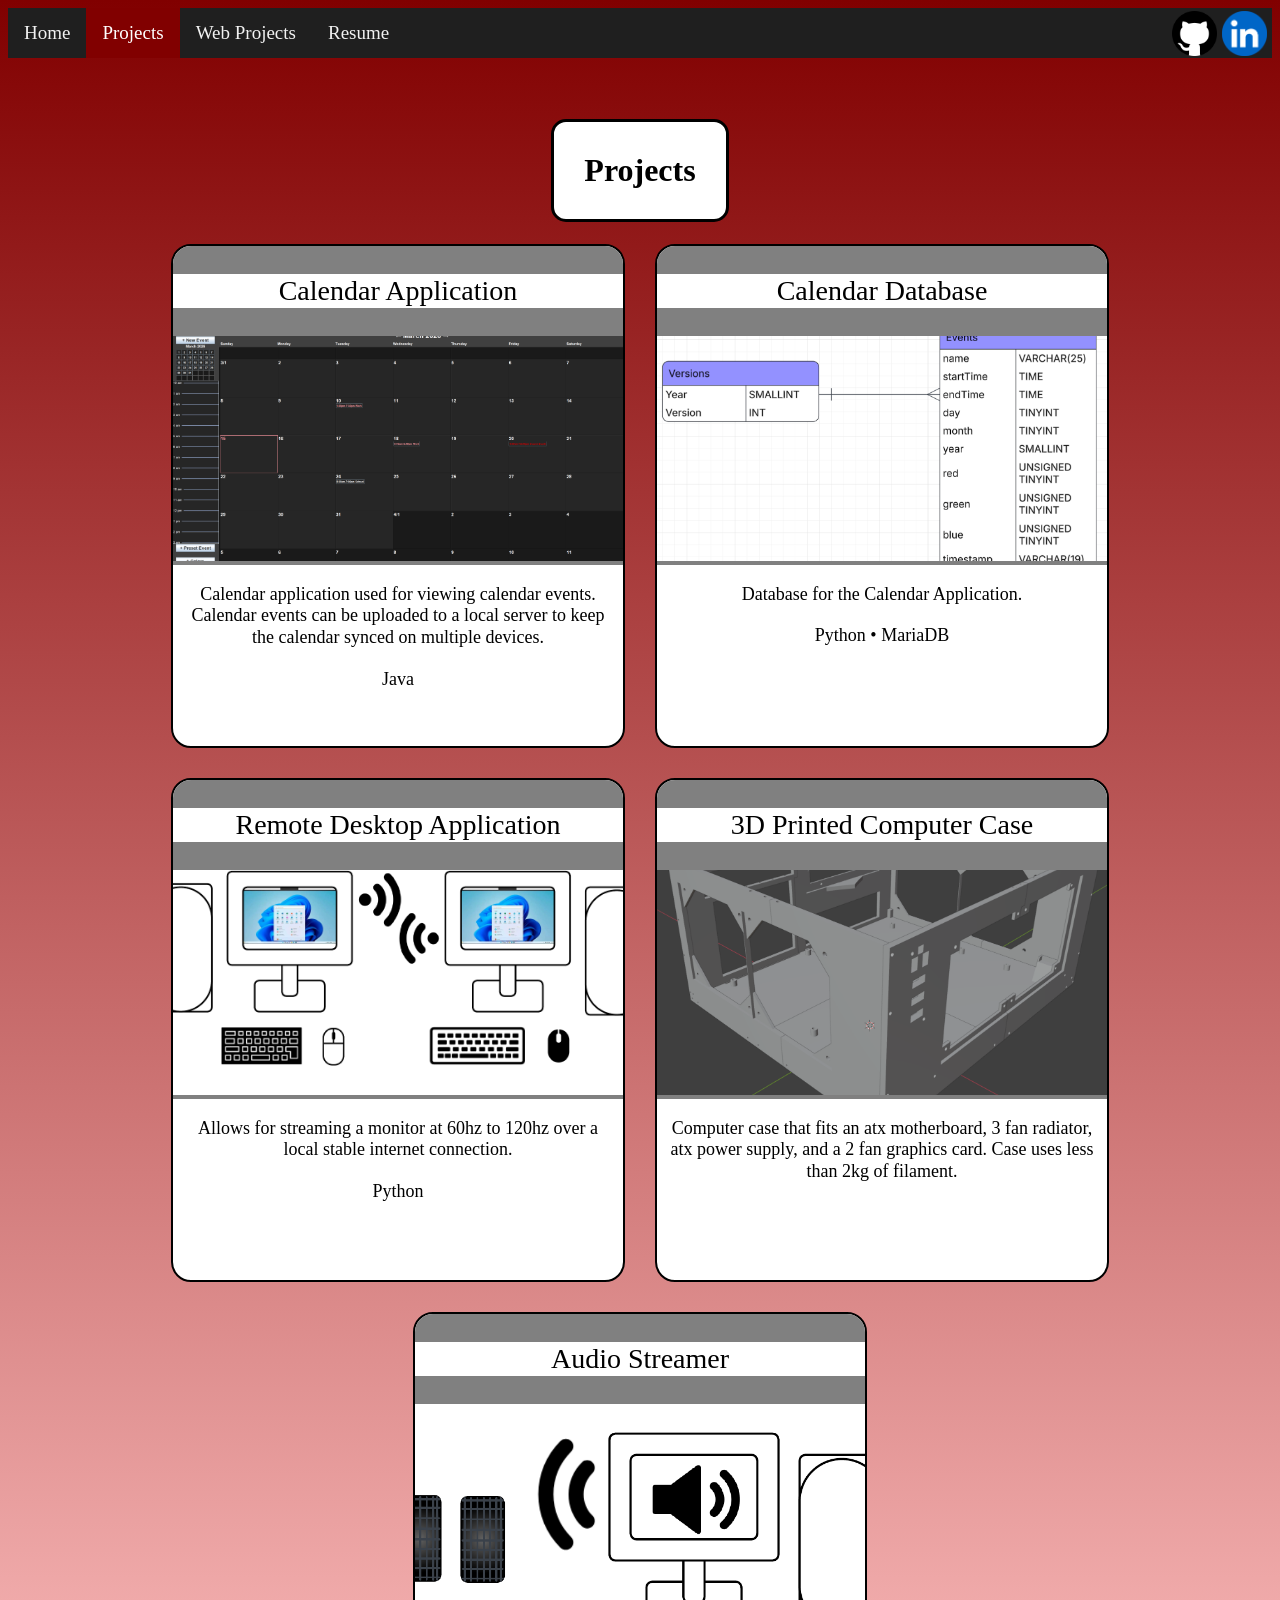
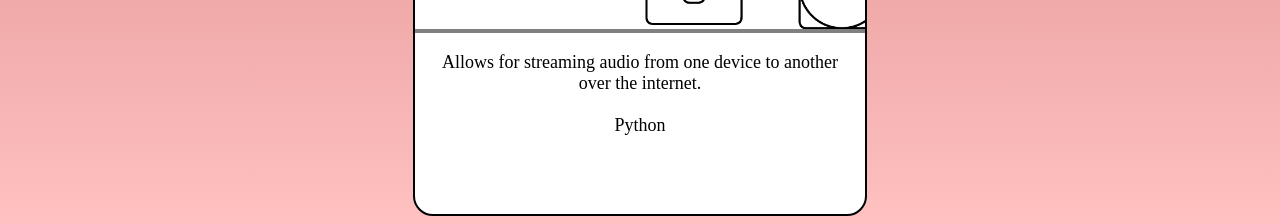
<file: Projects/index.html>
<!DOCTYPE html>
<html lang="en">
<head>
  <meta charset="UTF-8">
  <meta name="viewport" content="width=device-width, initial-scale=1.0">
  <link rel="stylesheet" href="../style.css">
  <link rel="stylesheet" href="projects.css">
  <title>Caleb Kolb: Portfolio</title>
  <script async src='https://www.googletagmanager.com/gtag/js?id=G-Y9J9RT3K18'></script>
  <script>
    window.dataLayer = window.dataLayer || [];
    function gtag(){dataLayer.push(arguments);}
    gtag('js', new Date());

    gtag('config', 'G-Y9J9RT3K18', {page_path: window.location.pathname,});
  </script>
  <script type="module" src="projects.js" defer></script>
  <link rel="icon" type="image/png" href="/favicon.png">
</head>
<body>
  <div class="topnav">
    <a href="/" id="links">Home</a>
    <a class="active" href="/Projects" id="links">Projects</a>
    <a href="/Webprojects" id="links">Web Projects</a>
    <a href="/Resume" id="links">Resume</a>
    <div id="space"></div>
    <a href="https://github.com/cjkolb27" target="_blank" class="icon-link"><img src="../github_logo.png" class="link-logo"></a>
    <a href="https://www.linkedin.com/in/caleb-kolb-953107326/" target="_blank" class="icon-link"><img src="../linkedin-logo.png" class="link-logo"></a>
  </div>
  <h1 id="name">Projects</h1>
  <div class="all-projects">
  </div>
</body>
</html>
</file>
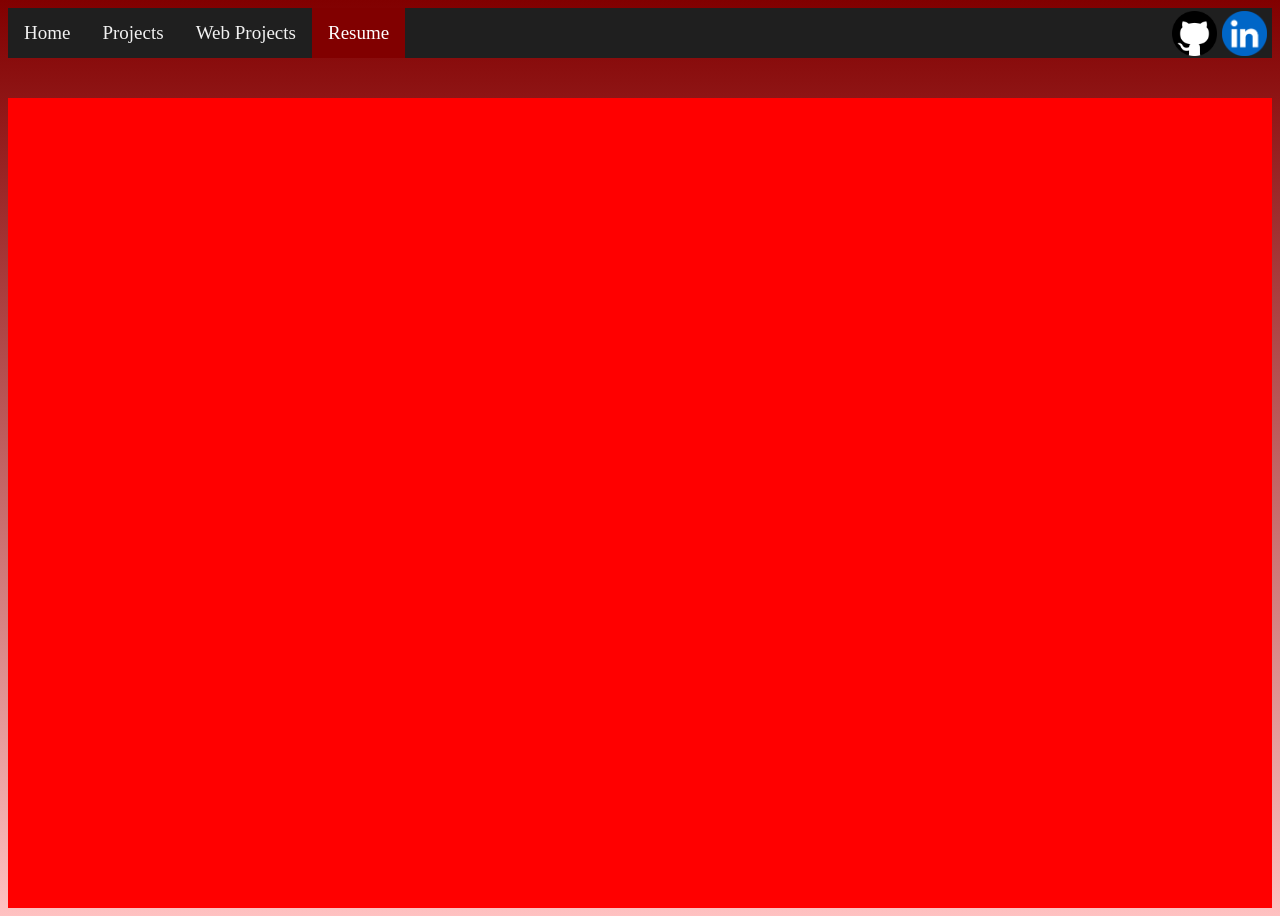
<file: Resume/index.html>
<!DOCTYPE html>
<html lang="en">
<head>
  <meta charset="UTF-8">
  <meta name="viewport" content="width=device-width, initial-scale=1.0">
  <link rel="stylesheet" href="../style.css">
  <link rel="stylesheet" href="resume.css">
  <title>Caleb Kolb: Portfolio</title>
  <script async src='https://www.googletagmanager.com/gtag/js?id=G-Y9J9RT3K18'></script>
  <script>
    window.dataLayer = window.dataLayer || [];
    function gtag(){dataLayer.push(arguments);}
    gtag('js', new Date());

    gtag('config', 'G-Y9J9RT3K18', {page_path: window.location.pathname,});
  </script>
  <link rel="icon" type="image/png" href="/favicon.png">
</head>
<body>
  <div class="topnav">
    <a href="/" id="links">Home</a>
    <a href="/Projects" id="links">Projects</a>
    <a href="/Webprojects" id="links">Web Projects</a>
    <a class="active" href="/Resume" id="links">Resume</a>
    <div id="space"></div>
    <a href="https://github.com/cjkolb27" target="_blank" class="icon-link"><img src="../github_logo.png" class="link-logo"></a>
    <a href="https://www.linkedin.com/in/caleb-kolb-953107326/" target="_blank" class="icon-link"><img src="../linkedin-logo.png" class="link-logo"></a>
  </div>
  <div class="resume">
    <iframe src="Caleb_Kolb_Resume.pdf" ></iframe>
  </div>
</body>
</html>
</file>
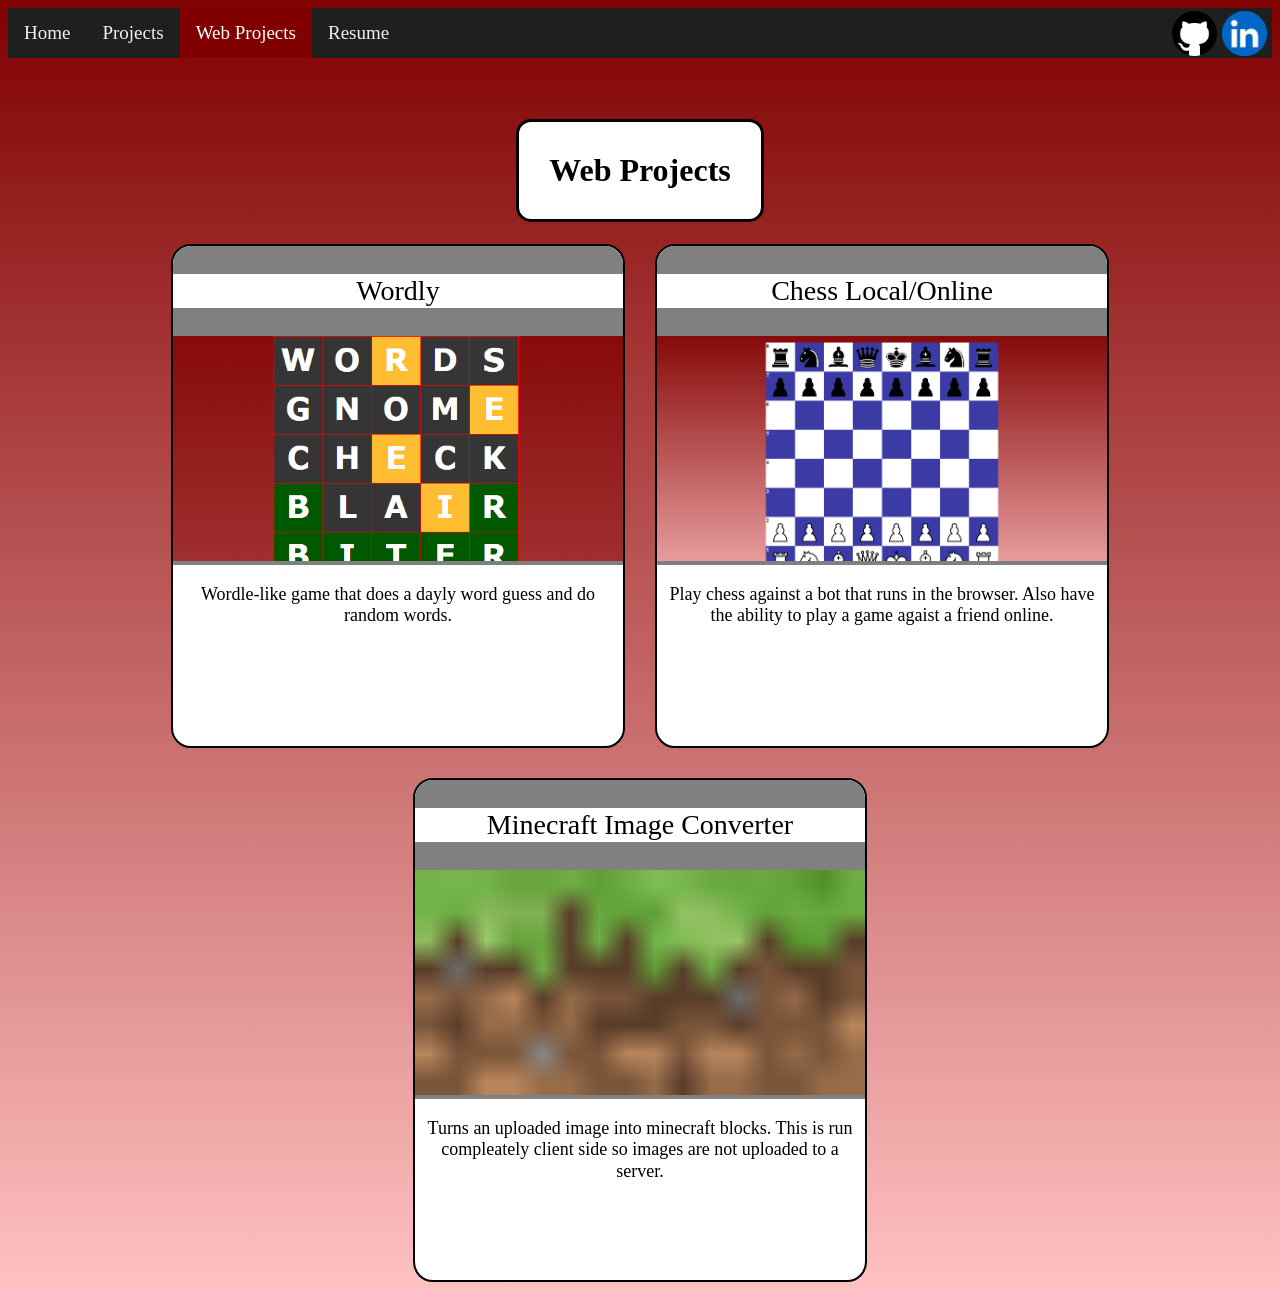
<file: Webprojects/index.html>
<!DOCTYPE html>
<html lang="en">
<head>
  <meta charset="UTF-8">
  <meta name="viewport" content="width=device-width, initial-scale=1.0">
  <link rel="stylesheet" href="../style.css">
  <link rel="stylesheet" href="webprojects.css">
  <title>Caleb Kolb: Portfolio</title>
  <script async src='https://www.googletagmanager.com/gtag/js?id=G-Y9J9RT3K18'></script>
  <script>
    window.dataLayer = window.dataLayer || [];
    function gtag(){dataLayer.push(arguments);}
    gtag('js', new Date());

    gtag('config', 'G-Y9J9RT3K18', {page_path: window.location.pathname,});
  </script>
  <script type="module" src="webprojects.js" defer></script>
  <link rel="icon" type="image/png" href="/favicon.png">
</head>
<body>
  <div class="topnav">
    <a href="/" id="links">Home</a>
    <a href="/Projects" id="links">Projects</a>
    <a class="active" href="/Webprojects" id="links">Web Projects</a>
    <a href="/Resume" id="links">Resume</a>
    <div id="space"></div>
    <a href="https://github.com/cjkolb27" target="_blank" class="icon-link"><img src="../github_logo.png" class="link-logo"></a>
    <a href="https://www.linkedin.com/in/caleb-kolb-953107326/" target="_blank" class="icon-link"><img src="../linkedin-logo.png" class="link-logo"></a>
  </div>
  <h1 id="name">Web Projects</h1>
  <div class="all-projects">
  </div>
</body>
</html>
</file>
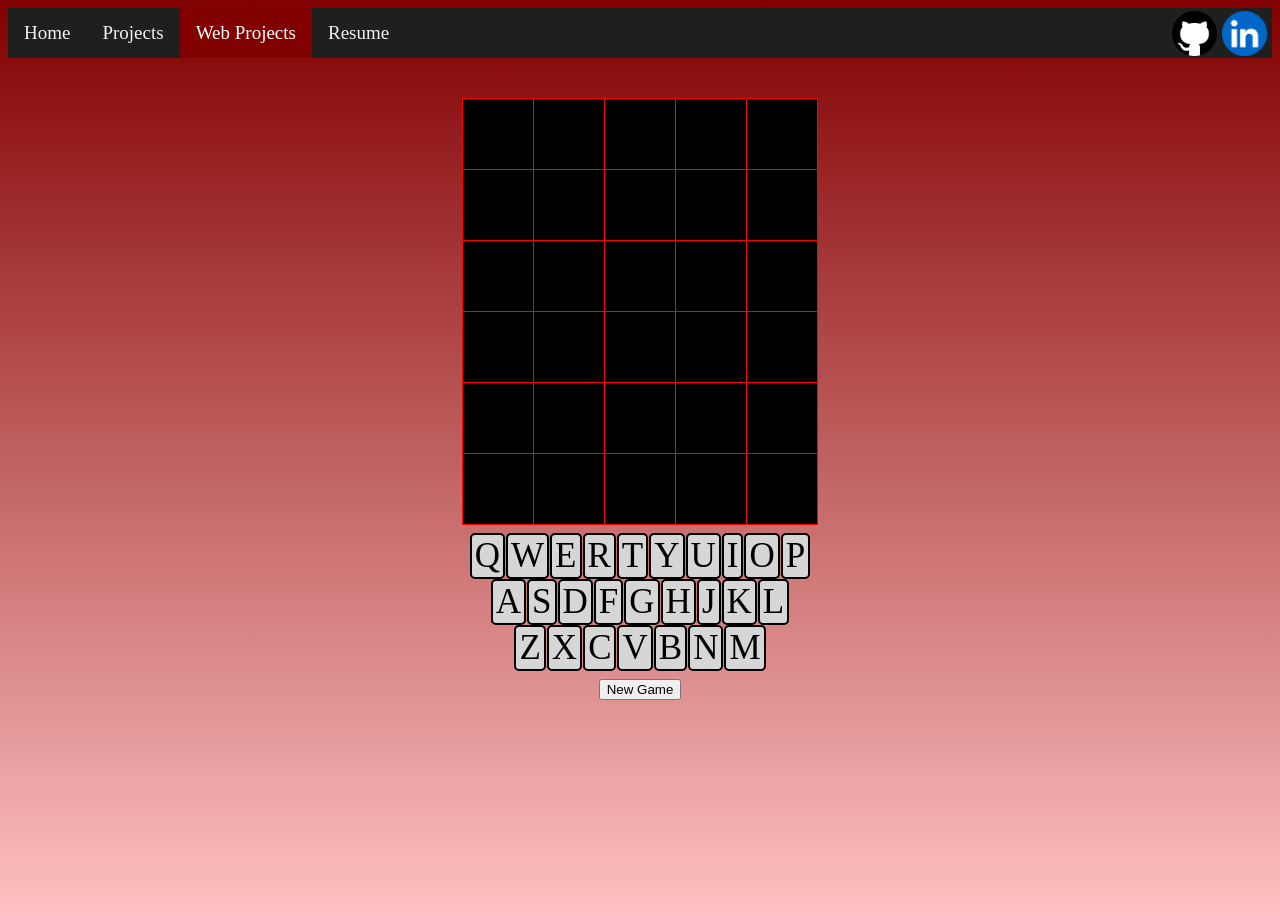
<file: Webprojects/Wordly/index.html>
<!DOCTYPE html>
<html lang="en">
<head>
  <meta charset="UTF-8">
  <meta name="viewport" content="width=device-width, initial-scale=1.0, maximum-scale=1" />
  <link rel="stylesheet" href="../../style.css">
  <link rel="stylesheet" href="wordly.css">
  <title>Wordly</title>
  <script async src='https://www.googletagmanager.com/gtag/js?id=G-Y9J9RT3K18'></script>
  <script>
    window.dataLayer = window.dataLayer || [];
    function gtag(){dataLayer.push(arguments);}
    gtag('js', new Date());

    gtag('config', 'G-Y9J9RT3K18', {page_path: window.location.pathname,});
  </script>
  <script type="module" src="wordly.js" defer></script>
  <link rel="icon" type="image/png" href="/favicon.png">
</head>
<body>
  <div class="topnav">
    <a href="/" id="links">Home</a>
    <a href="/Projects" id="links">Projects</a>
    <a class="active" href="/Webprojects" id="links">Web Projects</a>
    <a href="/Resume" id="links">Resume</a>
    <div id="space"></div>
    <a href="https://github.com/cjkolb27" target="_blank" class="icon-link"><img src="../../github_logo.png" class="link-logo"></a>
    <a href="https://www.linkedin.com/in/caleb-kolb-953107326/" target="_blank" class="icon-link"><img src="../../linkedin-logo.png" class="link-logo"></a>
  </div>
  <div class="main">
    <div class="all-rows">
      <div class="row" id="row1"><h1 class="char" id="r1c1">A</h1><h1 class="char" id="r1c2">B</h1><h1 class="char" id="r1c3">C</h1><h1 class="char" id="r1c4">D</h1><h1 class="char" id="r1c5">E</h1></div>
      <div class="row" id="row2"><h1 class="char" id="r2c1">F</h1><h1 class="char" id="r2c2">G</h1><h1 class="char" id="r2c3">H</h1><h1 class="char" id="r2c4">I</h1><h1 class="char" id="r2c5">J</h1></div>
      <div class="row" id="row3"><h1 class="char" id="r3c1">K</h1><h1 class="char" id="r3c2">L</h1><h1 class="char" id="r3c3">M</h1><h1 class="char" id="r3c4">N</h1><h1 class="char" id="r3c5">O</h1></div>
      <div class="row" id="row4"><h1 class="char" id="r4c1">P</h1><h1 class="char" id="r4c2">Q</h1><h1 class="char" id="r4c3">R</h1><h1 class="char" id="r4c4">S</h1><h1 class="char" id="r4c5">T</h1></div>
      <div class="row" id="row5"><h1 class="char" id="r5c1">U</h1><h1 class="char" id="r5c2">V</h1><h1 class="char" id="r5c3">W</h1><h1 class="char" id="r5c4">X</h1><h1 class="char" id="r5c5">Y</h1></div>
      <div class="row" id="row6"><h1 class="char" id="r6c1">Z</h1><h1 class="char" id="r6c2">1</h1><h1 class="char" id="r6c3">2</h1><h1 class="char" id="r6c4">3</h1><h1 class="char" id="r6c5">4</h1></div>
    </div>
    <div class="keyboard">
      <div class="keyboardrow"><button id="k16">Q</button><button id="k22">W</button><button id="k4">E</button><button id="k17">R</button><button id="k19">T</button><button id="k24">Y</button><button id="k20">U</button><button id="k8">I</button><button id="k14">O</button><button id="k15">P</button></div>
      <div class="keyboardrow"><button id="k0">A</button><button id="k18">S</button><button id="k3">D</button><button id="k5">F</button><button id="k6">G</button><button id="k7">H</button><button id="k9">J</button><button id="k10">K</button><button id="k11">L</button></div>
      <div class="keyboardrow"><button id="k25">Z</button><button id="k23">X</button><button id="k2">C</button><button id="k21">V</button><button id="k1">B</button><button id="k13">N</button><button id="k12">M</button></div>
    </div>
    <button class="reset">New Game</button>
  </div>
</body>
</html>
</file>
<file: style.css>
:root {
  --img-width: 800px;
}

body {
  background: linear-gradient(
    180deg,
    #810000 0%,
    #ffc1c1 100%
  );
  min-height: 100vh;
  text-align: center;
}

/* Add a black background color to the top navigation */
.topnav {
  background-color: #1f1f1f;
  overflow: hidden;
  display: flex;
  margin-bottom: 40px;
  position: sticky;
  top: 0;
  z-index: 1000;
}

/* Style the links inside the navigation bar */
.topnav a {
  float: left;
  color: #f2f2f2;
  text-align: center;
  text-decoration: none;
  font-size: 19px;
  white-space: nowrap;
}

#links {
  padding: 14px 16px;
}

/* Change the color of links on hover */
.topnav a:hover {
  background-color: #ddd;
  color: black;
}

/* Add a color to the active/current link */
.topnav a.active {
  background-color: #810000;
  color: white;
}

#space {
  width: 100%;
}

.link-logo {
  width: 45px;
  height: 45px;
  object-fit: cover;
  /* background-color: red; */
}

.icon-link {
  /* background-color: blue; */
  display: flex;
  justify-content: center;
  align-items: center;
  margin-right: 5px;
}

.overlap-div {
  position: relative;
  width: 100%;
  max-width: var(--img-width);
  margin-left: auto;
  margin-right: auto;
  aspect-ratio: 1 / 1;
}

.overlap-video,
.overlap-img {
  position: absolute;
  inset: 0;
  width: 100%;
  height: 100%;
  object-fit: cover;
  object-position: center;
  pointer-events: none;
}

.overlap-video {
  clip-path: polygon(
    0% 0%,
    45% 0%,
    56% 100%,
    0% 100%
  );
}

.overlap-img {
  clip-path: polygon(
    44% 0%,
    100% 0,
    100% 100%,
    55% 100%
  );
}

.popup {
  position: fixed;
  top: 50px;
  left: 20px;
  background: white;
  padding: 20px;
  border: 4px solid black;
  border-radius: 20px;
  font-size: 28px;
  display: none;
  z-index: 1000;
}

#closePopup {
  font-size: 28px;
}

#name {
  display: inline-block;
  background-color: white;
  border: black 3px solid;
  border-radius: 15px;
  max-width: 1200px;
  padding: 30px;
}
</file>
<file: Projects/projects.css>
.all-projects {
    max-width: 90%;
    margin: auto;
    height: auto;
    display: flex;
    flex-wrap: wrap;
    gap: 30px;
    justify-content: center;
}

.proj {
    width: 450px;
    min-height: 500px;
    background-color: white;
    display: flex;
    flex-direction: column;
    align-items: center;
    border: 2px black solid;
    border-radius: 20px;
    overflow: hidden;
    transition: transform .2s ease, box-shadow .2s ease, border-width 0.4s;
    cursor: pointer;
}

.proj:hover {
    transform: translateY(-10px);
    border: 5px black solid;
    padding-bottom: 10px;
    box-shadow: 0 12px 25px rgba(0,0,0,0.20);
}

.top-div {
    background-color: gray;
    width: 100%;
    margin: 0;
    padding: 0;
    gap: 1px;
}

.bottom-div {
    width: 95%;
    text-align: center;
}

.preview-img {
    aspect-ratio: 16 / 8;
    object-fit: cover;
    width: 100%;
}

.p-title {
    padding: 1px;
    text-align: center;
    font-size: 28px;
    background-color: white;
}

.p-desc {
    padding: 1px;
    text-align: center;
    font-size: 18px;
    line-height: 1.2;
}

.p-lang {
    padding: 1px;
    text-align: center;
    font-size: 18px;
}
</file>
<file: Resume/resume.css>
.resume {
    height: 90vh;
    width: 100%;
    margin: 0;
    margin-top: 5px;
    margin-bottom: 5px;
    display: flex;
    flex-direction: column;
    overflow-y: auto;
    background-color: red;
}

iframe {
    width: 100%;
    height: 100%;
    border: none;
}
</file>
<file: Webprojects/webprojects.css>
.all-projects {
    max-width: 90%;
    margin: auto;
    height: auto;
    display: flex;
    flex-wrap: wrap;
    gap: 30px;
    justify-content: center;
}

.proj {
    width: 450px;
    min-height: 500px;
    background-color: white;
    display: flex;
    flex-direction: column;
    align-items: center;
    border: 2px black solid;
    border-radius: 20px;
    overflow: hidden;
    transition: transform .2s ease, box-shadow .2s ease, border-width 0.4s;
    cursor: pointer;
}

.proj:hover {
    transform: translateY(-10px);
    border: 5px black solid;
    padding-bottom: 10px;
    box-shadow: 0 12px 25px rgba(0,0,0,0.20);
}

.top-div {
    background-color: gray;
    width: 100%;
    margin: 0;
    padding: 0;
    gap: 1px;
}

.bottom-div {
    width: 95%;
    text-align: center;
}

.preview-img {
    aspect-ratio: 16 / 8;
    object-fit: cover;
    image-rendering: crisp-edges;
    width: 100%;
    object-fit: cover;
    object-position: top;
}

.p-title {
    padding: 1px;
    text-align: center;
    font-size: 28px;
    background-color: white;
}

.p-desc {
    padding: 1px;
    text-align: center;
    font-size: 18px;
    line-height: 1.2;
}

.p-lang {
    padding: 1px;
    text-align: center;
    font-size: 18px;
}
</file>
<file: Webprojects/Wordly/wordly.css>
.main {
    /* background-color: green; */
    max-width: 1000px;
    max-height: 1000px;
    margin-right: auto;
    margin-left: auto;
    display: flex;
    flex-direction: column;
    align-items: center;
    gap: 8px;
}

.all-rows {
    background-color: red;
    margin-right: auto;
    margin-left: auto;
    display: flex;
    flex-direction: column;
    justify-content: space-between;
    gap: 1px;
    padding: 1px;
}

.row {
    display: flex;
    flex-direction: row;
    align-items: center;
    margin: 0;
    gap: 1px;
}

.char {
    background-color: black;
    color: white;
    font-size: 45px;
    margin: 0;
    padding: 5px;
    height: 60px;
    width: 60px;
    align-items: center;
    font: bold;
    font-family:verdana, Tahoma, Comic Sans MS;
}

.keyboard {
    display: flex;
    flex-direction: column;
    align-items: center;
}

.keyboardrow {
    display: flex;
    flex-direction: row;
    gap: 1px;
}

.keyboardrow button {
    background-color: rgb(214, 214, 214);
    border-radius: 5px;
    font-size: 35px;
    border: black 2px solid;
    padding-right: 3px;
    padding-left: 3px;
    font: bold;
    font-family:verdana, Tahoma, Comic Sans MS;
}

.wrong {
    background-color: rgb(53, 53, 53);
}

.close {
    background-color: rgb(255, 190, 50);
}

.correct {
    background-color: rgb(0, 88, 0);
}

.keyboardrow button.wrong {
    background-color: rgb(53, 53, 53);
    color: white;
}

.keyboardrow button.close {
    background-color: rgb(255, 190, 50);
    color: white;
}

.keyboardrow button.correct {
    background-color: rgb(0, 88, 0);
    color: white;
}
</file>
